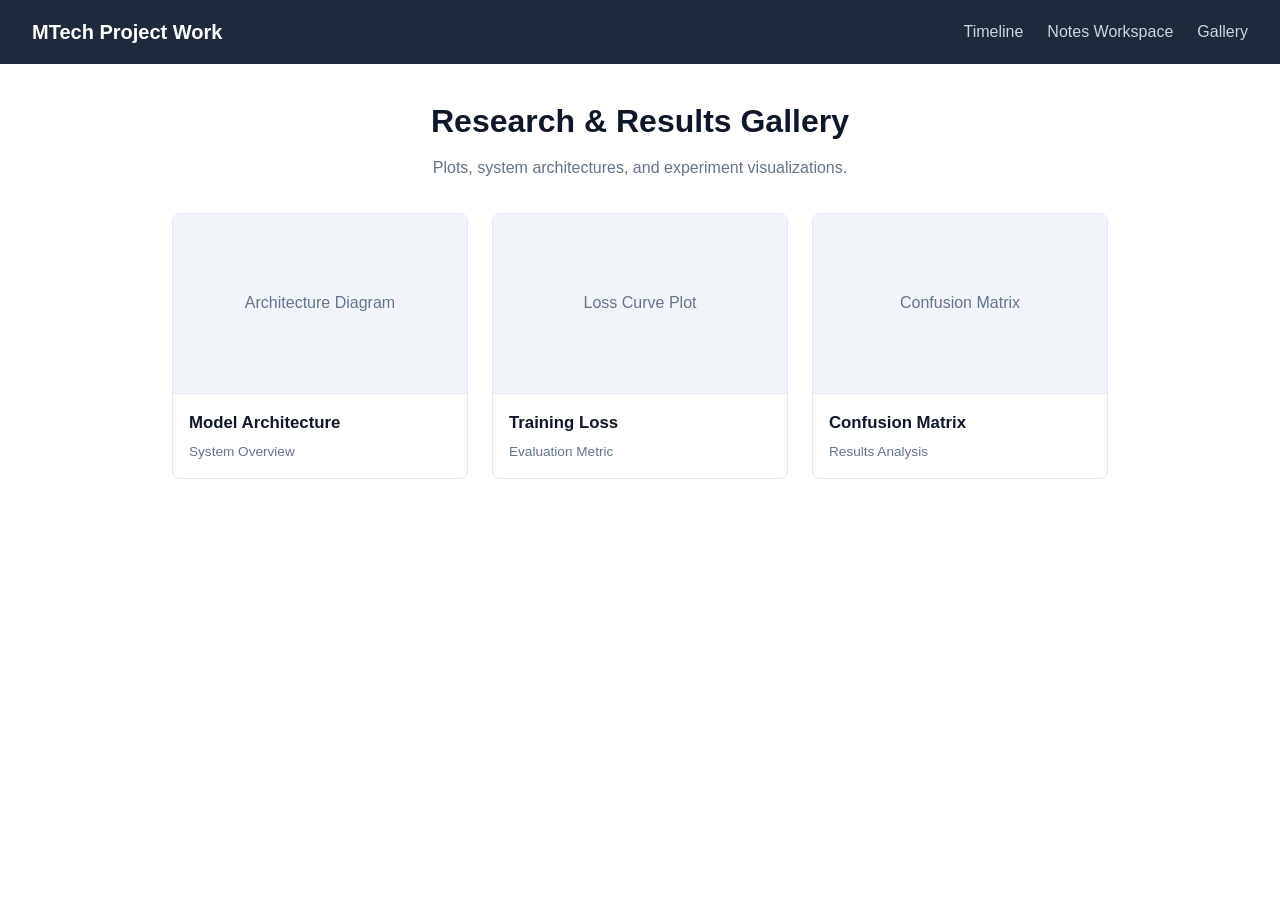
<file: Gallery/gallery.html>
<!doctype html>
<html lang="en">
  <head>
    <meta charset="UTF-8" />
    <meta name="viewport" content="width=device-width, initial-scale=1.0" />
    <title>Gallery - MTech Thesis</title>
    <!-- Root global styles -->
    <link rel="stylesheet" href="../styles.css" />
    <!-- Page-specific styles -->
    <link rel="stylesheet" href="gallery.css" />
  </head>
  <body>
    <div id="navbar-container"></div>

    <main class="page-content">
      <header class="gallery-header">
        <h1>Research & Results Gallery</h1>
        <p>Plots, system architectures, and experiment visualizations.</p>
      </header>

      <!-- Image Grid -->
      <section class="gallery-grid" id="galleryGrid">
        <div
          class="gallery-card"
          data-title="Model Architecture"
          data-desc="High-level block diagram of the proposed pipeline."
        >
          <div class="img-placeholder">Architecture Diagram</div>
          <div class="card-meta">
            <h3>Model Architecture</h3>
            <p>System Overview</p>
          </div>
        </div>

        <div
          class="gallery-card"
          data-title="Training Loss"
          data-desc="Convergence comparison across 100 epochs."
        >
          <div class="img-placeholder">Loss Curve Plot</div>
          <div class="card-meta">
            <h3>Training Loss</h3>
            <p>Evaluation Metric</p>
          </div>
        </div>

        <div
          class="gallery-card"
          data-title="Confusion Matrix"
          data-desc="Final classification metrics across test splits."
        >
          <div class="img-placeholder">Confusion Matrix</div>
          <div class="card-meta">
            <h3>Confusion Matrix</h3>
            <p>Results Analysis</p>
          </div>
        </div>
      </section>

      <!-- Modal for Expanded Preview -->
      <div id="galleryModal" class="modal">
        <div class="modal-content">
          <span class="close-btn" id="closeModal">&times;</span>
          <div id="modalVisual" class="modal-visual-placeholder"></div>
          <h2 id="modalTitle"></h2>
          <p id="modalDesc"></p>
        </div>
      </div>
    </main>

    <!-- Root global script -->
    <script src="../app.js"></script>
    <!-- Page-specific script -->
    <script src="gallery.js"></script>
    <script>
      loadNavbar("../");
    </script>
  </body>
</html>
</file>
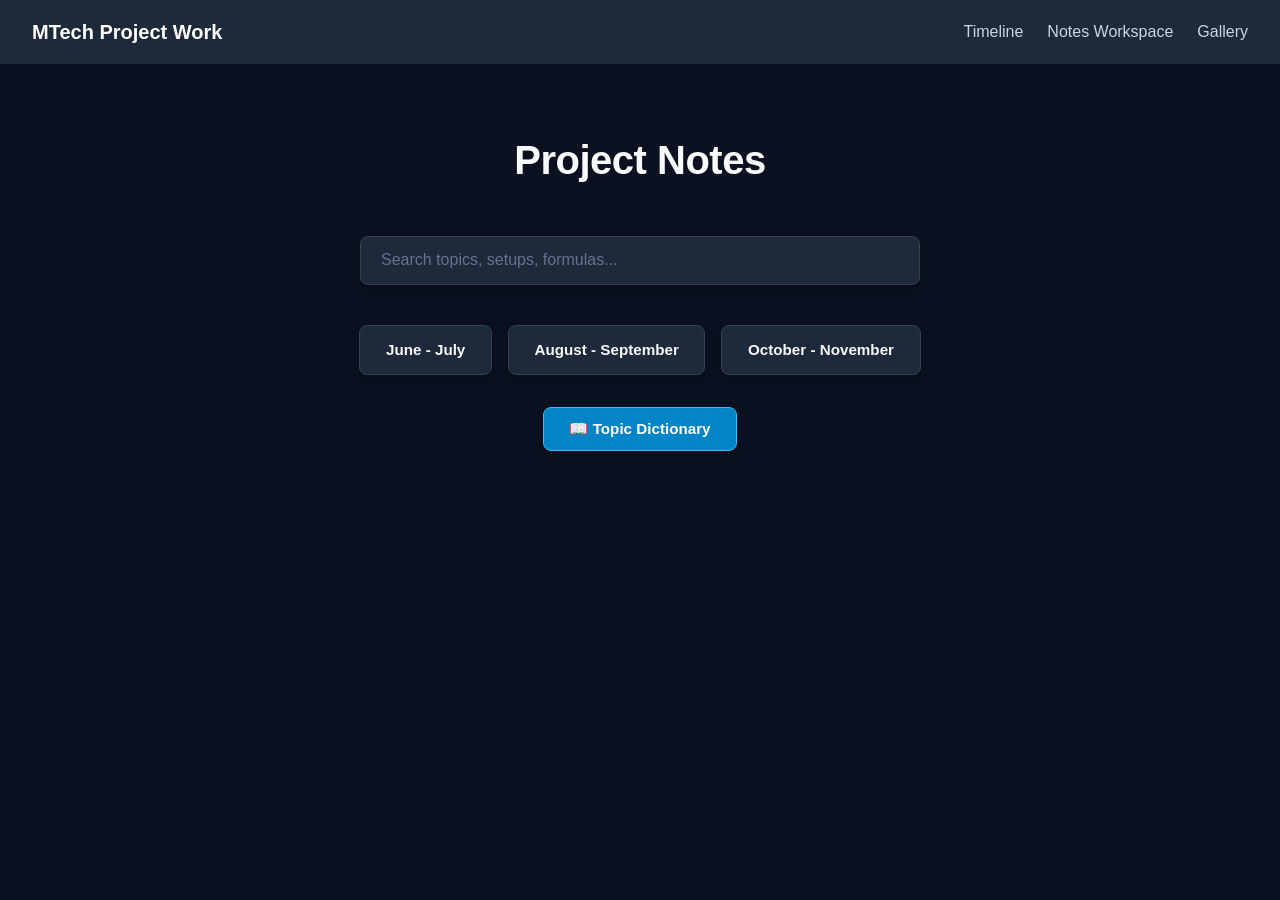
<file: Notes/notes_home.html>
<!doctype html>
<html lang="en">
  <head>
    <meta charset="UTF-8" />
    <meta name="viewport" content="width=device-width, initial-scale=1.0" />
    <title>Notes - MTech Thesis</title>
    <link rel="stylesheet" href="../styles.css" />
    <link rel="stylesheet" href="notes_home.css" />
  </head>
  <body class="notes-page-body">
    <div id="navbar-container"></div>

    <main class="page-content notes-container">
      <header class="notes-header">
        <h1>Project Notes</h1>
      </header>

      <!-- Search Input -->
      <div class="search-box">
        <input
          type="text"
          id="notesSearch"
          placeholder="Search topics, setups, formulas..."
        />
        <div id="searchSuggestions" class="suggestions-dropdown"></div>
      </div>

      <!-- Bimonthly Navigation Buttons -->
      <div class="button-group months-grid">
        <a href="Jun_Jul/jun_jul.html" class="nav-btn">June - July</a>
        <a href="Aug_Sep/aug_sep.html" class="nav-btn">August - September</a>
        <a href="Oct_Nov/oct_nov.html" class="nav-btn">October - November</a>
      </div>

      <!-- Dictionary Trigger Button -->
      <div class="button-group dictionary-container">
        <button id="openDictionaryBtn" class="nav-btn dictionary-btn">
          <span>📖 Topic Dictionary</span>
        </button>
      </div>
    </main>

    <!-- Dictionary Pop-up Modal -->
    <div id="dictionaryModal" class="modal-overlay">
      <div class="modal-content">
        <div class="modal-header">
          <div class="header-left">
            <h2>Topic Dictionary</h2>
            <span class="topic-count" id="dictCount"></span>
          </div>
          <button
            id="closeDictionaryBtn"
            class="close-btn"
            aria-label="Close modal"
          >
            &times;
          </button>
        </div>

        <!-- Quick Alphabet Jump Bar -->
        <nav id="alphabetNav" class="alphabet-nav"></nav>

        <!-- Alphabetically Grouped Content Area -->
        <div id="dictionaryList" class="dictionary-body"></div>
      </div>
    </div>

    <script src="../app.js"></script>
    <script src="notes_catalog.js"></script>
    <script src="notes_home.js"></script>
    <script>
      loadNavbar("../");
    </script>
  </body>
</html>
</file>
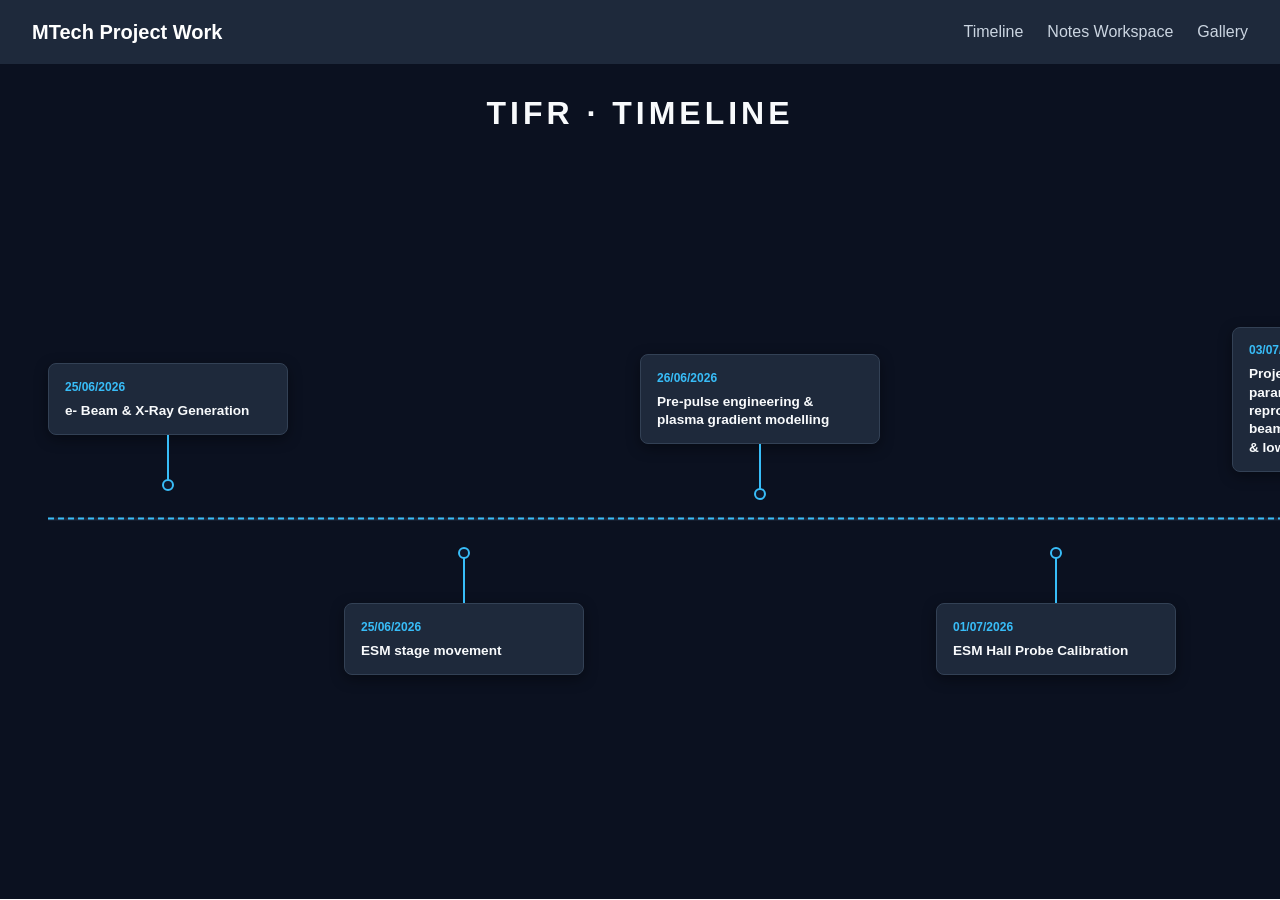
<file: Timeline/timeline_hz.html>
<!-- To change to vertical go to app.js and change .html file -->
<!doctype html>
<html lang="en">
  <head>
    <meta charset="UTF-8" />
    <meta name="viewport" content="width=device-width, initial-scale=1.0" />
    <title>Timeline - MTech Thesis</title>
    <link rel="stylesheet" href="../styles.css" />
    <link rel="stylesheet" href="timeline_hz.css" />
  </head>
  <body>
    <div id="navbar-container"></div>

    <main class="panoramic-page">
      <header class="timeline-header">
        <h1>TIFR · TIMELINE</h1>
      </header>

      <div class="panoramic-viewport" id="panoramicViewport">
        <div class="panoramic-track" id="panoramicTrack">
          <!-- Central Guide Line with directional arrow -->
          <div class="highway-line">
            <div class="highway-arrow"></div>
          </div>
          <!-- Milestones injected via JS -->
        </div>
      </div>

      <!-- Floating Hover Tooltip -->
      <div id="eventTooltip" class="event-tooltip">
        <div class="tooltip-date" id="tooltipDate"></div>
        <h4 class="tooltip-title" id="tooltipTitle"></h4>
        <div class="tooltip-body" id="tooltipBody"></div>
      </div>
    </main>

    <script src="../app.js"></script>
    <script src="timeline_hz.js"></script>
    <script>
      loadNavbar("../");
    </script>
  </body>
</html>
</file>
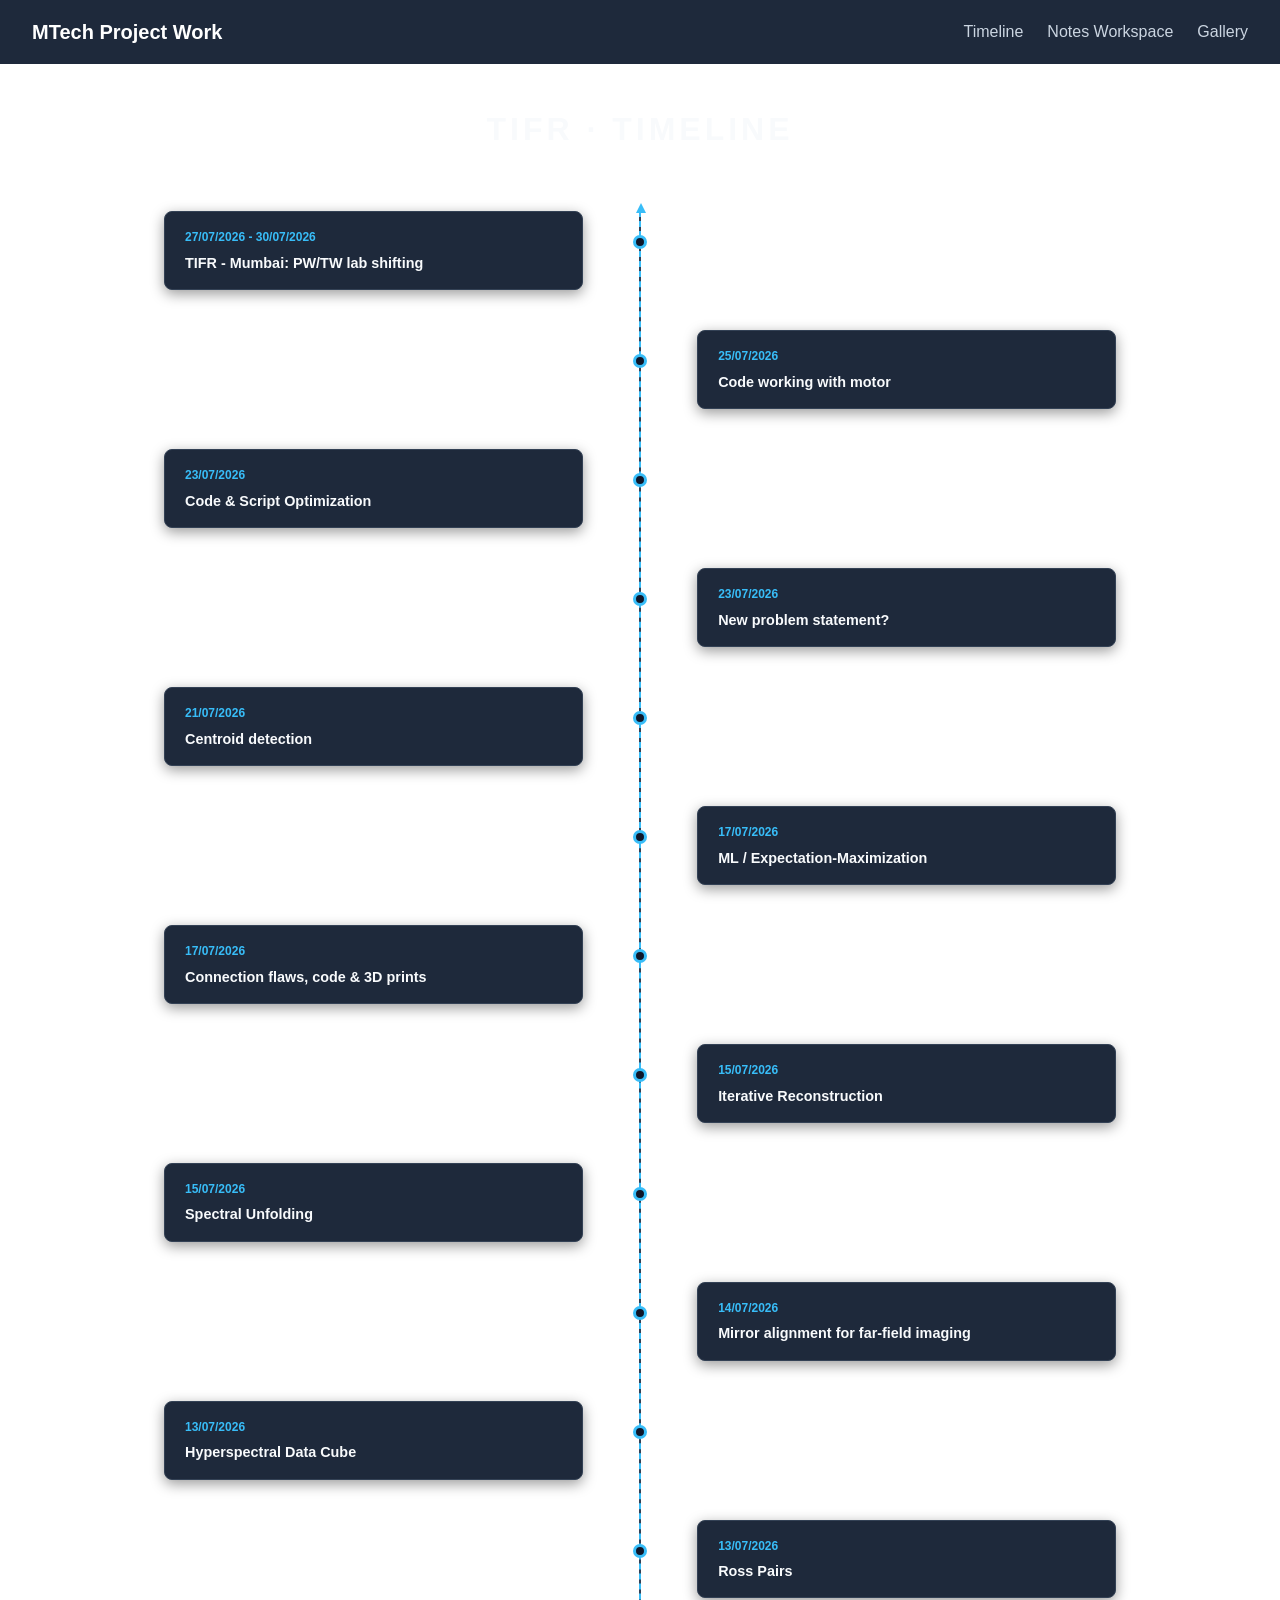
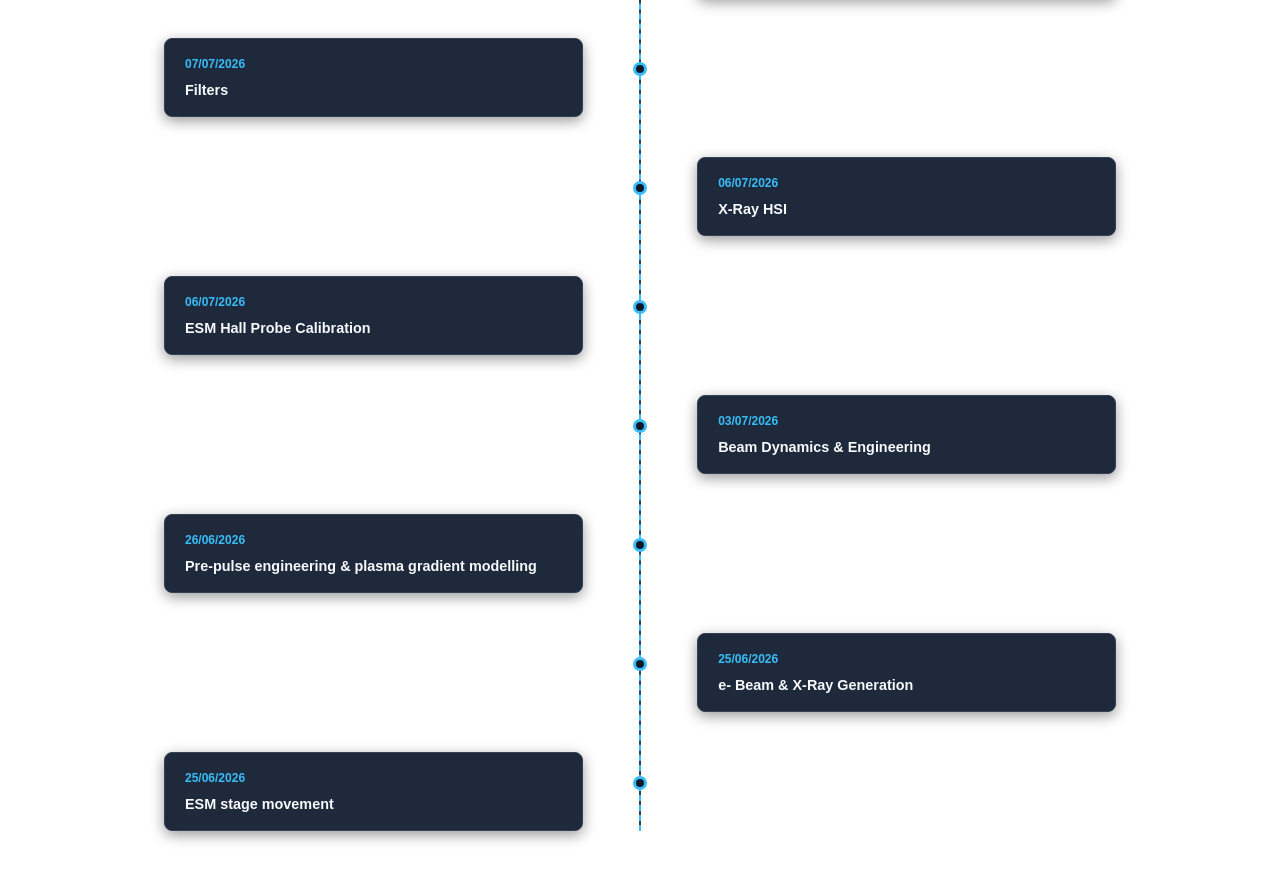
<file: Timeline/timeline_vt.html>
<!-- To change to horizontal go to app.js and change .html file -->
<!doctype html>
<html lang="en">
  <head>
    <meta charset="UTF-8" />
    <meta name="viewport" content="width=device-width, initial-scale=1.0" />
    <title>Timeline - MTech Thesis</title>
    <link rel="stylesheet" href="../styles.css" />
    <link rel="stylesheet" href="timeline_vt.css" />
  </head>
  <body>
    <div id="navbar-container"></div>

    <main class="spine-page">
      <header class="timeline-header">
        <h1>TIFR · TIMELINE</h1>
      </header>

      <div class="spine-timeline-container" id="spineContainer">
        <!-- Neon spine running vertically -->
        <div class="spine-line">
          <div class="spine-arrow-top"></div>
        </div>
        <!-- Cards rendered here via JS -->
      </div>

      <!-- Floating Hover Tooltip -->
      <div id="eventTooltip" class="event-tooltip">
        <div class="tooltip-date" id="tooltipDate"></div>
        <h4 class="tooltip-title" id="tooltipTitle"></h4>
        <div class="tooltip-body" id="tooltipBody"></div>
      </div>
    </main>

    <script src="../app.js"></script>
    <script src="timeline_vt.js"></script>
    <script>
      loadNavbar("../");
    </script>
  </body>
</html>
</file>
<file: styles.css>
* {
  box-sizing: border-box;
  margin: 0;
  padding: 0;
}

body {
  font-family:
    -apple-system, BlinkMacSystemFont, "Segoe UI", Roboto, sans-serif;
  line-height: 1.6;
  color: #333;
}

/* Global Navbar Styling */
.global-navbar {
  display: flex;
  justify-content: space-between;
  align-items: center;
  padding: 1rem 2rem;
  background-color: #1e293b;
  color: #fff;
  position: sticky;
  top: 0;
  z-index: 1000;
}

.nav-brand {
  font-size: 1.25rem;
  font-weight: 700;
  color: #ffffff;
  text-decoration: none;
}

.nav-right {
  display: flex;
  gap: 1.5rem;
}

.nav-link {
  color: #cbd5e1;
  text-decoration: none;
  font-weight: 500;
  transition: color 0.2s ease;
}

.nav-link:hover {
  color: #ffffff;
}

.page-content {
  padding: 2rem;
  max-width: 1000px;
  margin: 0 auto;
}

/* --- Mobile Responsive Optimizations --- */
@media (max-width: 768px) {
  .global-navbar {
    padding: 0.85rem 1.25rem;
    flex-wrap: wrap;
    gap: 0.75rem;
  }

  .nav-right {
    gap: 1rem;
    font-size: 0.9rem;
  }

  .page-content {
    padding: 1.5rem 1rem;
  }
}
</file>
<file: Gallery/gallery.css>
.gallery-header {
  margin-bottom: 2rem;
  text-align: center;
}

.gallery-header h1 {
  color: #0f172a;
  margin-bottom: 0.5rem;
}

.gallery-header p {
  color: #64748b;
}

/* Grid Layout */
.gallery-grid {
  display: grid;
  grid-template-columns: repeat(auto-fill, minmax(260px, 1fr));
  gap: 1.5rem;
}

/* Gallery Cards */
.gallery-card {
  background: #ffffff;
  border: 1px solid #e2e8f0;
  border-radius: 8px;
  overflow: hidden;
  cursor: pointer;
  transition:
    transform 0.2s ease,
    box-shadow 0.2s ease;
}

.gallery-card:hover {
  transform: translateY(-4px);
  box-shadow: 0 10px 15px -3px rgba(0, 0, 0, 0.1);
}

.img-placeholder {
  width: 100%;
  height: 180px;
  background-color: #f1f5f9;
  display: flex;
  align-items: center;
  justify-content: center;
  color: #64748b;
  font-weight: 500;
  border-bottom: 1px solid #e2e8f0;
}

.card-meta {
  padding: 1rem;
}

.card-meta h3 {
  font-size: 1.05rem;
  color: #0f172a;
  margin-bottom: 0.25rem;
}

.card-meta p {
  font-size: 0.85rem;
  color: #64748b;
}

/* Modal Styling */
.modal {
  display: none;
  position: fixed;
  z-index: 2000;
  left: 0;
  top: 0;
  width: 100%;
  height: 100%;
  background-color: rgba(15, 23, 42, 0.7);
  align-items: center;
  justify-content: center;
}

.modal-content {
  background-color: #ffffff;
  padding: 2rem;
  border-radius: 10px;
  max-width: 550px;
  width: 90%;
  position: relative;
  box-shadow: 0 20px 25px -5px rgba(0, 0, 0, 0.2);
}

.close-btn {
  position: absolute;
  top: 1rem;
  right: 1.25rem;
  font-size: 1.5rem;
  color: #64748b;
  cursor: pointer;
}

.close-btn:hover {
  color: #0f172a;
}

.modal-visual-placeholder {
  width: 100%;
  height: 240px;
  background-color: #f8fafc;
  border: 1px dashed #cbd5e1;
  border-radius: 6px;
  display: flex;
  align-items: center;
  justify-content: center;
  color: #94a3b8;
  margin-bottom: 1.25rem;
}

#modalTitle {
  color: #0f172a;
  font-size: 1.25rem;
  margin-bottom: 0.5rem;
}

#modalDesc {
  color: #475569;
  font-size: 0.95rem;
  line-height: 1.5;
}
</file>
<file: Notes/notes_home.css>
/* Page background matching your workspace/timeline */
body.notes-page-body {
  background-color: #0b1120;
  color: #e2e8f0;
  min-height: 100vh;
}

.notes-container {
  display: flex;
  flex-direction: column;
  align-items: center;
  justify-content: center;
  text-align: center;
  padding: 4rem 1.5rem;
  max-width: 900px;
  margin: 0 auto;
}

.notes-header {
  margin-bottom: 2.25rem;
}

.notes-header h1 {
  font-size: 2.5rem;
  color: #f8fafc;
  margin-bottom: 0.5rem;
  letter-spacing: -0.5px;
}

.notes-header p {
  color: #94a3b8;
  font-size: 1rem;
}

/* --- Search Box Positioning Anchor --- */
.search-box {
  position: relative;
  width: 100%;
  max-width: 560px;
  margin-bottom: 2.5rem;
}

.search-box input {
  width: 100%;
  padding: 0.9rem 1.25rem;
  font-size: 1rem;
  color: #f8fafc;
  background-color: #1e293b;
  border: 1px solid #334155;
  border-radius: 8px;
  outline: none;
  box-shadow: 0 4px 12px rgba(0, 0, 0, 0.25);
  transition: all 0.2s ease;
}

.search-box input::placeholder {
  color: #64748b;
}

.search-box input:focus {
  border-color: #38bdf8;
  box-shadow: 0 0 0 3px rgba(56, 189, 248, 0.2);
}

/* --- Autocomplete Dropdown Menu --- */
.suggestions-dropdown {
  position: absolute;
  top: calc(100% + 6px);
  left: 0;
  right: 0;
  background: #0f172a;
  border: 1px solid #334155;
  border-radius: 8px;
  max-height: 320px;
  overflow-y: auto;
  box-shadow: 0 16px 30px rgba(0, 0, 0, 0.55);
  z-index: 100;
  display: none;
  text-align: left;
}

.suggestions-dropdown.show {
  display: block;
}

/* Individual Suggestion Item */
.suggestion-item {
  display: flex;
  flex-direction: column;
  gap: 0.35rem;
  padding: 0.75rem 1rem;
  color: #cbd5e1;
  font-size: 0.92rem;
  cursor: pointer;
  border-bottom: 1px solid #1e293b;
  transition:
    background 0.15s ease,
    color 0.15s ease;
}

.suggestion-item:last-child {
  border-bottom: none;
}

.suggestion-item:hover,
.suggestion-item.active {
  background-color: #1e293b;
  color: #f8fafc;
}

.suggestion-item.active {
  border-left: 3px solid #38bdf8;
}

.suggestion-item-top {
  display: flex;
  justify-content: space-between;
  align-items: center;
  width: 100%;
}

.suggestion-title {
  font-weight: 600;
  color: #f8fafc;
}

/* Month Badge inside Suggestion */
.suggestion-badge {
  font-size: 0.75rem;
  padding: 0.2rem 0.55rem;
  background: #1e293b;
  border: 1px solid #334155;
  border-radius: 12px;
  color: #94a3b8;
  white-space: nowrap;
}

.suggestion-item:hover .suggestion-badge,
.suggestion-item.active .suggestion-badge {
  background: #0f172a;
  color: #e2e8f0;
}

/* Keyword Tag Sub-row */
.suggestion-tags {
  display: flex;
  flex-wrap: wrap;
  gap: 0.35rem;
  margin-top: 0.1rem;
}

.kw-tag {
  font-size: 0.72rem;
  padding: 0.1rem 0.45rem;
  background: #0f172a;
  border: 1px solid #334155;
  border-radius: 4px;
  color: #94a3b8;
}

/* Highlight Matching Text */
.suggestion-item mark {
  background: transparent;
  color: #38bdf8;
  font-weight: 700;
}

/* No Results Notification */
.suggestion-no-results {
  padding: 1rem;
  color: #64748b;
  text-align: center;
  font-size: 0.9rem;
}

/* --- Button Navigation --- */
.button-group {
  display: flex;
  gap: 1rem;
  flex-wrap: wrap;
  justify-content: center;
  margin-bottom: 1.5rem;
}

.nav-btn {
  display: inline-flex;
  align-items: center;
  justify-content: center;
  padding: 0.75rem 1.6rem;
  background-color: #1e293b;
  color: #f8fafc;
  border: 1px solid #334155;
  border-radius: 8px;
  text-decoration: none;
  font-size: 0.95rem;
  font-weight: 600;
  cursor: pointer;
  transition: all 0.2s ease;
  box-shadow: 0 4px 10px rgba(0, 0, 0, 0.25);
}

.nav-btn:hover {
  background-color: #273549;
  border-color: #38bdf8;
  color: #38bdf8;
  transform: translateY(-2px);
}

.dictionary-container {
  margin-top: 0.5rem;
}

.dictionary-btn {
  background-color: #0284c7;
  border-color: #38bdf8;
  color: #ffffff;
}

.dictionary-btn:hover {
  background-color: #0369a1;
  color: #ffffff;
  border-color: #7dd3fc;
}

/* --- Dictionary Pop-up Modal --- */
.modal-overlay {
  display: none; /* Keeps modal hidden until triggered */
  position: fixed;
  inset: 0;
  background: rgba(11, 17, 32, 0.85);
  backdrop-filter: blur(5px);
  z-index: 2000;
  justify-content: center;
  align-items: center;
  padding: 1.5rem;
}

.modal-overlay.active {
  display: flex;
}

.modal-content {
  background: #0f172a;
  border: 1px solid #334155;
  border-radius: 12px;
  width: 100%;
  max-width: 820px;
  max-height: 85vh;
  display: flex;
  flex-direction: column;
  box-shadow: 0 25px 40px -10px rgba(0, 0, 0, 0.7);
  overflow: hidden;
  text-align: left;
}

.modal-header {
  padding: 1.2rem 1.75rem;
  background: #1e293b;
  border-bottom: 1px solid #334155;
  display: flex;
  justify-content: space-between;
  align-items: center;
}

.modal-header h2 {
  color: #f8fafc;
  font-size: 1.3rem;
  margin: 0;
  display: inline-block;
}

.topic-count {
  font-size: 0.85rem;
  color: #94a3b8;
  margin-left: 0.6rem;
}

.close-btn {
  background: transparent;
  border: none;
  color: #94a3b8;
  font-size: 1.8rem;
  line-height: 1;
  cursor: pointer;
  padding: 0 0.25rem;
}

.close-btn:hover {
  color: #f8fafc;
}

/* Alphabet Quick Navigation */
.alphabet-nav {
  display: flex;
  flex-wrap: wrap;
  gap: 0.35rem;
  padding: 0.75rem 1.75rem;
  background: #162033;
  border-bottom: 1px solid #334155;
}

.alpha-link {
  color: #38bdf8;
  text-decoration: none;
  font-weight: 600;
  font-size: 0.85rem;
  padding: 0.2rem 0.45rem;
  border-radius: 4px;
}

.alpha-link:hover {
  background: #334155;
  color: #ffffff;
}

.alpha-link.disabled {
  color: #475569;
  pointer-events: none;
}

/* Grouped List */
.dictionary-body {
  padding: 1.5rem 1.75rem;
  overflow-y: auto;
  flex: 1;
}

.alpha-group {
  margin-bottom: 1.75rem;
}

.alpha-header {
  font-size: 1.15rem;
  font-weight: 700;
  color: #38bdf8;
  border-bottom: 1px solid #334155;
  padding-bottom: 0.3rem;
  margin-bottom: 0.75rem;
}

.alpha-items {
  list-style: none;
  padding: 0;
  margin: 0;
  display: flex;
  flex-direction: column;
  gap: 0.5rem;
}

.dict-entry {
  display: flex;
  justify-content: space-between;
  align-items: center;
  padding: 0.65rem 0.85rem;
  background: #1e293b;
  border: 1px solid #334155;
  border-radius: 6px;
  transition: all 0.15s ease;
}

.dict-entry:hover {
  background: #273549;
  border-color: #38bdf8;
}

.dict-entry a {
  color: #f8fafc;
  text-decoration: none;
  font-size: 0.95rem;
  font-weight: 500;
}

.dict-entry a:hover {
  color: #38bdf8;
}

.dict-badge {
  font-size: 0.75rem;
  padding: 0.25rem 0.6rem;
  background: #0f172a;
  border: 1px solid #334155;
  color: #94a3b8;
  border-radius: 20px;
  white-space: nowrap;
}

/* Mobile adjustments */
@media (max-width: 768px) {
  .notes-container {
    padding: 2.5rem 1rem;
  }

  .notes-header h1 {
    font-size: 1.85rem;
  }

  .button-group {
    flex-direction: column;
    width: 100%;
    max-width: 320px;
  }

  .nav-btn {
    width: 100%;
  }

  .modal-overlay {
    padding: 0.75rem;
  }

  .modal-content {
    max-height: 90vh;
  }

  .modal-header {
    padding: 1rem 1.25rem;
  }

  .alphabet-nav {
    padding: 0.5rem 1rem;
    gap: 0.25rem;
  }

  .dictionary-body {
    padding: 1rem 1.25rem;
  }
}
</file>
<file: Timeline/timeline_hz.css>
.panoramic-page {
  padding: 1.5rem 0 2rem 0;
  width: 100%;
  min-height: calc(100vh - 65px);
  background-color: #0b1120;
  display: flex;
  flex-direction: column;
}

.timeline-header {
  text-align: center;
  margin-bottom: 2rem;
  padding: 0 1rem;
}

.timeline-header h1 {
  font-size: 2rem;
  letter-spacing: 4px;
  color: #f8fafc;
}

.timeline-header p {
  color: #64748b;
  font-size: 0.95rem;
}

/* Horizontal Viewport Scroller */
.panoramic-viewport {
  flex: 1;
  width: 100%;
  overflow-x: auto;
  overflow-y: hidden;
  padding: 4rem 3rem;
  display: flex;
  align-items: center;
  cursor: grab;
}

.panoramic-viewport:active {
  cursor: grabbing;
}

.panoramic-track {
  position: relative;
  display: flex;
  align-items: center;
  gap: 3.5rem;
  min-width: max-content;
  height: 480px;
}

/* Central Highway Axis */
.highway-line {
  position: absolute;
  top: 50%;
  left: 0;
  width: 100%;
  height: 3px;
  background: #1e293b;
  border-top: 2px dashed #38bdf8;
  transform: translateY(-50%);
  z-index: 1;
}

.highway-arrow {
  position: absolute;
  right: -8px;
  top: -6px;
  width: 0;
  height: 0;
  border-top: 6px solid transparent;
  border-bottom: 6px solid transparent;
  border-left: 10px solid #38bdf8;
}

/* Event Milestone Card */
.panoramic-node {
  position: relative;
  width: 240px;
  z-index: 2;
  display: flex;
  flex-direction: column;
}

/* Alternate above and below the line */
.panoramic-node.pos-top {
  margin-bottom: 240px;
}

.panoramic-node.pos-bottom {
  margin-top: 240px;
}

/* Card Styling */
.node-card {
  background: #1e293b;
  border: 1px solid #334155;
  border-radius: 8px;
  padding: 0.85rem 1rem;
  cursor: pointer;
  box-shadow: 0 4px 14px rgba(0, 0, 0, 0.4);
  transition:
    transform 0.2s ease,
    border-color 0.2s ease,
    box-shadow 0.2s ease;
}

.node-card:hover {
  transform: translateY(-4px);
  border-color: #38bdf8;
  box-shadow: 0 6px 18px rgba(56, 189, 248, 0.25);
}

.node-date {
  font-size: 0.75rem;
  font-weight: 700;
  color: #38bdf8;
  margin-bottom: 0.3rem;
}

.node-title {
  font-size: 0.85rem;
  font-weight: 600;
  color: #f8fafc;
  line-height: 1.35;
}

/* Connecting stem from card to central axis */
.stem {
  position: absolute;
  left: 50%;
  width: 2px;
  background: #38bdf8;
  transform: translateX(-50%);
}

.pos-top .stem {
  top: 100%;
  height: 48px;
}

.pos-bottom .stem {
  bottom: 100%;
  height: 48px;
}

/* Central Anchor Point */
.anchor-dot {
  position: absolute;
  left: 50%;
  width: 12px;
  height: 12px;
  background: #0f172a;
  border: 2.5px solid #38bdf8;
  border-radius: 50%;
  transform: translateX(-50%);
  z-index: 3;
}

.pos-top .anchor-dot {
  top: calc(100% + 44px);
}

.pos-bottom .anchor-dot {
  bottom: calc(100% + 44px);
}

/* Tooltip */
/* Hover Tooltip (contained within viewport) */
.event-tooltip {
  position: fixed;
  display: none;
  z-index: 2000;
  background: #0b1120;
  color: #e2e8f0;
  border: 1px solid #38bdf8;
  border-radius: 8px;
  padding: 1rem 1.2rem;
  width: max-content;
  max-width: min(
    340px,
    calc(100vw - 32px)
  ); /* Prevents horizontal overflow on small screens */
  box-sizing: border-box;
  word-wrap: break-word;
  overflow-wrap: break-word;
  pointer-events: none;
  box-shadow: 0 10px 25px rgba(0, 0, 0, 0.6);
}

.tooltip-date {
  font-size: 0.75rem;
  color: #38bdf8;
  font-weight: bold;
}

.tooltip-title {
  font-size: 0.95rem;
  color: #ffffff;
  margin: 0.25rem 0 0.5rem 0;
}

.tooltip-body {
  font-size: 0.82rem;
  color: #cbd5e1;
  line-height: 1.45;
  white-space: pre-line;
}

.route-board-container,
.panoramic-viewport,
.flowchart-container {
  -webkit-overflow-scrolling: touch;
}
</file>
<file: Timeline/timeline_vt.css>
.spine-page {
  padding: 2.5rem 1.5rem 4rem;
  max-width: 1000px;
  margin: 0 auto;
  min-height: calc(100vh - 65px);
}

.timeline-header {
  text-align: center;
  margin-bottom: 3.5rem;
}

.timeline-header h1 {
  font-size: 2rem;
  letter-spacing: 4px;
  color: #f8fafc;
}

.timeline-header p {
  color: #64748b;
  font-size: 0.95rem;
}

/* Center spine container */
.spine-timeline-container {
  position: relative;
  width: 100%;
  display: flex;
  flex-direction: column;
  gap: 2.5rem;
}

/* Central Line */
.spine-line {
  position: absolute;
  top: 0;
  bottom: 0;
  left: 50%;
  width: 2px;
  background: #334155;
  border-left: 2px dashed #38bdf8;
  transform: translateX(-50%);
  z-index: 1;
}

.spine-arrow-top {
  position: absolute;
  top: -8px;
  left: -5px;
  width: 0;
  height: 0;
  border-left: 5px solid transparent;
  border-right: 5px solid transparent;
  border-bottom: 10px solid #38bdf8;
}

/* Row wrapper for each card */
.spine-row {
  position: relative;
  display: flex;
  width: 100%;
  z-index: 2;
}

.spine-row.left {
  justify-content: flex-start;
}

.spine-row.right {
  justify-content: flex-end;
}

/* Node Card */
.spine-card {
  width: 44%;
  background: #1e293b;
  border: 1px solid #334155;
  border-radius: 8px;
  padding: 1rem 1.25rem;
  cursor: pointer;
  box-shadow: 0 4px 14px rgba(0, 0, 0, 0.4);
  transition:
    transform 0.2s ease,
    border-color 0.2s ease,
    box-shadow 0.2s ease;
}

.spine-card:hover {
  transform: translateY(-3px);
  border-color: #38bdf8;
  box-shadow: 0 6px 18px rgba(56, 189, 248, 0.25);
}

.node-date {
  font-size: 0.75rem;
  font-weight: 700;
  color: #38bdf8;
  margin-bottom: 0.35rem;
}

.node-title {
  font-size: 0.9rem;
  color: #f8fafc;
  line-height: 1.4;
  font-weight: 600;
}

/* Center anchor circle */
.spine-node-dot {
  position: absolute;
  left: 50%;
  top: 1.5rem;
  width: 14px;
  height: 14px;
  border-radius: 50%;
  background: #0f172a;
  border: 3px solid #38bdf8;
  transform: translateX(-50%);
  z-index: 3;
}

/* Tooltip */
.event-tooltip {
  position: fixed;
  display: none;
  z-index: 2000;
  background: #0b1120;
  color: #e2e8f0;
  border: 1px solid #38bdf8;
  border-radius: 8px;
  padding: 1rem 1.2rem;
  max-width: 320px;
  pointer-events: none;
  box-shadow: 0 10px 25px rgba(0, 0, 0, 0.6);
}

.tooltip-date {
  font-size: 0.75rem;
  color: #38bdf8;
  font-weight: bold;
}

.tooltip-title {
  font-size: 0.95rem;
  color: #ffffff;
  margin: 0.25rem 0 0.5rem 0;
}

.tooltip-body {
  font-size: 0.82rem;
  color: #cbd5e1;
  line-height: 1.45;
  white-space: pre-line;
}

/* Responsive: Collapse into a single left-aligned column on small screens */
@media (max-width: 768px) {
  .spine-line {
    left: 20px;
  }
  .spine-node-dot {
    left: 20px;
  }
  .spine-row.left,
  .spine-row.right {
    justify-content: flex-end;
  }
  .spine-card {
    width: calc(100% - 48px);
  }
}

.route-board-container,
.panoramic-viewport,
.flowchart-container {
  -webkit-overflow-scrolling: touch;
}
</file>
